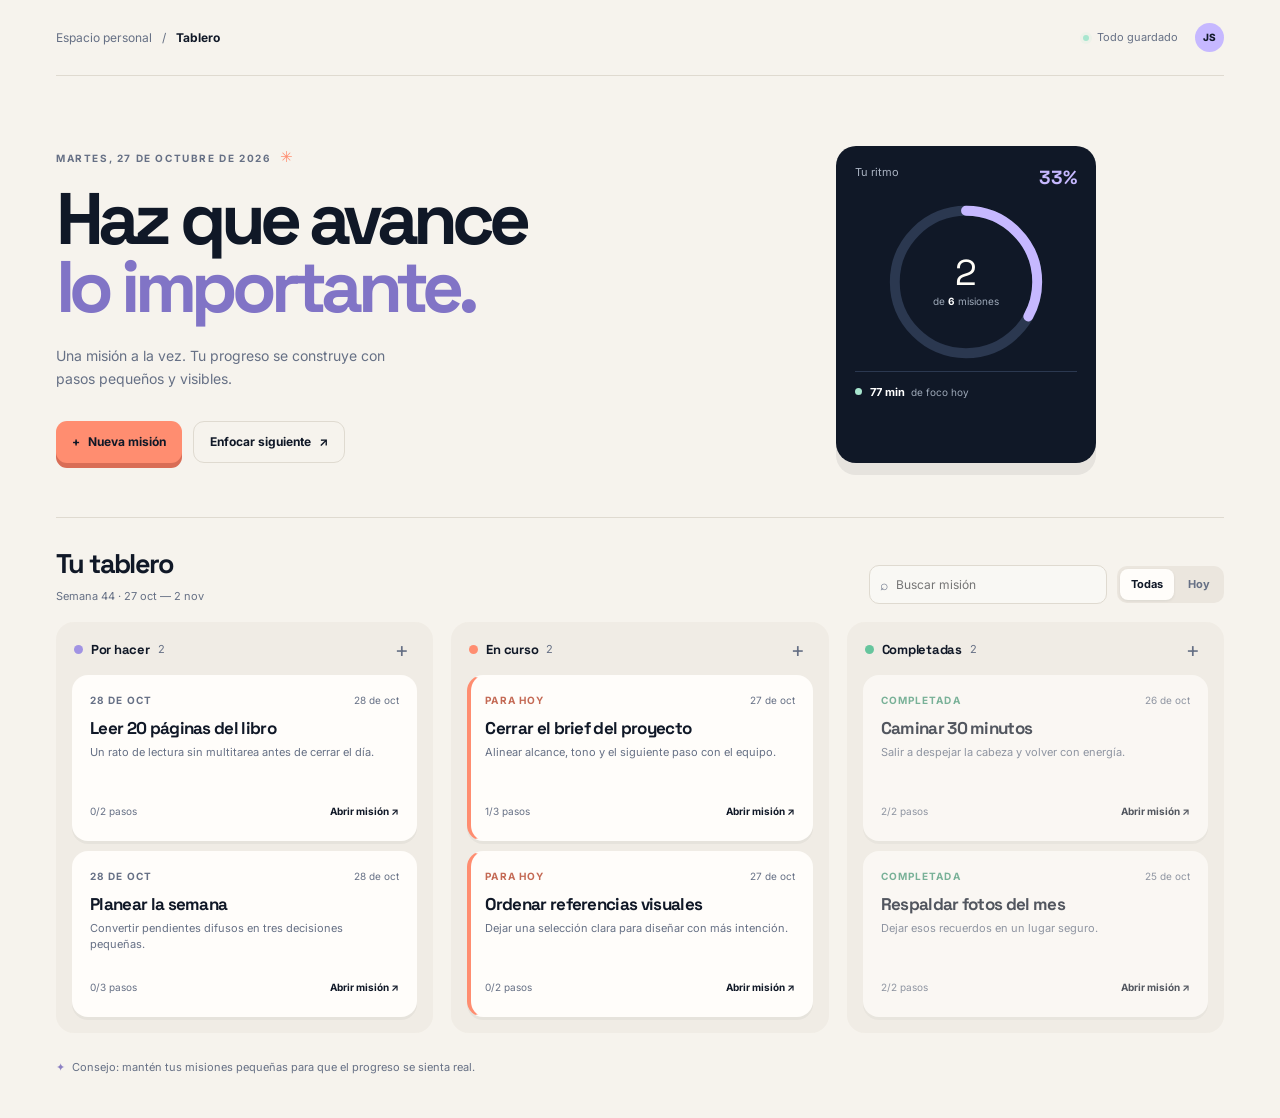
<file: index.html>
<!doctype html>
<html lang="es">
  <head>
    <meta charset="UTF-8" />
    <meta name="viewport" content="width=device-width, initial-scale=1.0" />
    <meta name="theme-color" content="#101827" />
    <title>Mission Control — Tus misiones</title>
    <link rel="preconnect" href="https://fonts.googleapis.com" />
    <link rel="preconnect" href="https://fonts.gstatic.com" crossorigin />
    <link href="https://fonts.googleapis.com/css2?family=Inter:wght@400;500;600;700&family=Space+Grotesk:wght@500;600;700&display=swap" rel="stylesheet" />
    <link rel="stylesheet" href="styles.css" />
    <link rel="stylesheet" href="overrides.css" />
  </head>
  <body>
    <div class="app-shell">
      <aside class="sidebar" aria-label="Navegación principal">
        <div class="brand"><span class="brand-mark" aria-hidden="true">✦</span><span>mission<br /><strong>control</strong></span></div>
        <nav class="nav-list">
          <a class="nav-item active" href="#tablero" aria-current="page"><span aria-hidden="true">◈</span> Tablero</a>
          <a class="nav-item" href="#archivo"><span aria-hidden="true">□</span> Archivo <span class="nav-count">3</span></a>
        </nav>
        <div class="sidebar-note"><span class="status-dot"></span><div><strong>Datos locales</strong><small>Guardado en este dispositivo</small></div></div>
        <div class="sidebar-footer"><span class="avatar">MG</span><div><strong>María Gómez</strong><small>Espacio personal</small></div><button class="icon-button" type="button" data-action="open-options" aria-label="Más opciones">•••</button></div>
      </aside>

      <main class="main-content" id="tablero">
        <header class="topbar">
          <div class="breadcrumb"><span>Espacio personal</span><span aria-hidden="true">/</span><strong>Tablero</strong></div>
          <div class="top-actions"><span class="save-state" id="saveState"><span class="status-dot"></span> Todo guardado</span><button class="avatar small" type="button" data-action="open-profile" aria-label="Abrir perfil">JS</button></div>
        </header>

        <section class="hero" aria-labelledby="page-title">
          <div class="hero-copy"><p class="eyebrow">martes, 27 de octubre de 2026 <span class="sun">✳</span></p><h1 id="page-title">Haz que avance<br /><em>lo importante.</em></h1><p class="hero-subtitle">Una misión a la vez. Tu progreso se construye con pasos pequeños y visibles.</p><div class="hero-actions"><button class="button primary" id="newMissionButton" type="button"><span aria-hidden="true">+</span> Nueva misión</button><button class="button ghost" id="focusNextButton" type="button">Enfocar siguiente <span aria-hidden="true">↗</span></button></div></div>
          <div class="orbit-card" aria-label="Resumen de progreso"><div class="orbit-label"><span>Tu ritmo</span><strong id="progressLabel">67%</strong></div><div class="orbit-wrap"><svg class="orbit" viewBox="0 0 180 180" aria-hidden="true"><circle class="orbit-track" cx="90" cy="90" r="72"></circle><circle class="orbit-progress" id="progressCircle" cx="90" cy="90" r="72"></circle></svg><div class="orbit-center"><span id="completedCount">4</span><small>de <b id="totalCount">6</b> misiones</small></div></div><div class="orbit-foot"><span class="legend-dot mint"></span><span><strong id="todayMinutes">42 min</strong> de foco hoy</span></div></div>
        </section>

        <section class="board-toolbar" aria-label="Controles del tablero"><div><h2>Tu tablero</h2><span class="board-date">Semana 44 <span aria-hidden="true">·</span> 27 oct — 2 nov</span></div><div class="toolbar-actions"><label class="search-field"><span aria-hidden="true">⌕</span><input id="searchInput" type="search" placeholder="Buscar misión" aria-label="Buscar misión" /><button id="clearSearch" class="clear-search" data-action="clear-search" type="button" aria-label="Limpiar búsqueda">×</button></label><div class="filter-group" role="group" aria-label="Filtrar misiones"><button class="filter-button active" data-action="filter" data-filter="all" type="button">Todas</button><button class="filter-button" data-action="filter" data-filter="today" type="button">Hoy</button></div></div></section>

        <section class="board" aria-label="Misiones por estado"><div class="column" data-status="todo"><div class="column-heading"><span class="column-marker lavender"></span><h3>Por hacer</h3><span class="column-count" id="todoCount">2</span><button class="column-add" type="button" data-add-status="todo" aria-label="Añadir misión por hacer">+</button></div><div class="card-list" id="todoList"></div></div><div class="column" data-status="doing"><div class="column-heading"><span class="column-marker coral"></span><h3>En curso</h3><span class="column-count" id="doingCount">2</span><button class="column-add" type="button" data-add-status="doing" aria-label="Añadir misión en curso">+</button></div><div class="card-list" id="doingList"></div></div><div class="column" data-status="done"><div class="column-heading"><span class="column-marker mint"></span><h3>Completadas</h3><span class="column-count" id="doneCount">2</span><button class="column-add" type="button" data-add-status="done" aria-label="Añadir misión completada">+</button></div><div class="card-list" id="doneList"></div></div></section>
        <p class="board-hint"><span aria-hidden="true">✦</span> Consejo: mantén tus misiones pequeñas para que el progreso se sienta real.</p>
      </main>
    </div>

    <dialog class="mission-dialog" id="missionDialog" aria-labelledby="dialogTitle"><form id="missionForm" novalidate><div class="dialog-header"><div><span class="dialog-kicker" id="dialogKicker">NUEVA MISIÓN</span><h2 id="dialogTitle">¿Qué quieres mover hoy?</h2></div><button class="dialog-close icon-button" id="closeDialog" type="button" aria-label="Cerrar ventana">×</button></div><div class="dialog-body"><input id="missionId" type="hidden" /><div class="field"><label for="missionTitle">Nombre de la misión <span aria-hidden="true">*</span></label><input id="missionTitle" name="title" type="text" maxlength="80" placeholder="Ej. Preparar la presentación" aria-describedby="titleError" /><p class="field-error" id="titleError" role="alert"></p></div><div class="field"><label for="missionDescription">¿Por qué importa?</label><textarea id="missionDescription" name="description" rows="3" maxlength="180" placeholder="Una frase para recordar el propósito..."></textarea></div><div class="field-row"><div class="field"><label for="missionStatus">Estado</label><select id="missionStatus" name="status"><option value="todo">Por hacer</option><option value="doing">En curso</option><option value="done">Completada</option></select></div><div class="field"><label for="missionDate">Fecha</label><input id="missionDate" name="date" type="date" /></div></div><div class="timer-panel" id="timerPanel"><div class="timer-copy"><span class="dialog-kicker">TIEMPO DE FOCO</span><strong id="timerValue">00:00:00</strong><small id="timerStatus">Listo cuando tú estés.</small></div><button class="button timer-button" id="timerButton" type="button"><span aria-hidden="true">▶</span> Iniciar</button></div><div class="steps-panel"><div class="steps-heading"><div><span class="dialog-kicker">PASOS SUGERIDOS</span><strong>Hazlo más pequeño</strong></div><button class="text-button" id="addStepButton" type="button">+ Añadir paso</button></div><div class="steps-list" id="stepsList"></div></div></div><div class="dialog-footer"><button class="button danger-text" id="deleteMissionButton" type="button">Eliminar misión</button><div><button class="button ghost" id="cancelDialog" type="button">Cancelar</button><button class="button primary" id="saveMissionButton" type="submit">Guardar misión</button></div></div></form></dialog>
    <div class="toast" id="toast" role="status" aria-live="polite"></div>
    <script src="app.js"></script>
  </body>
</html>
</file>
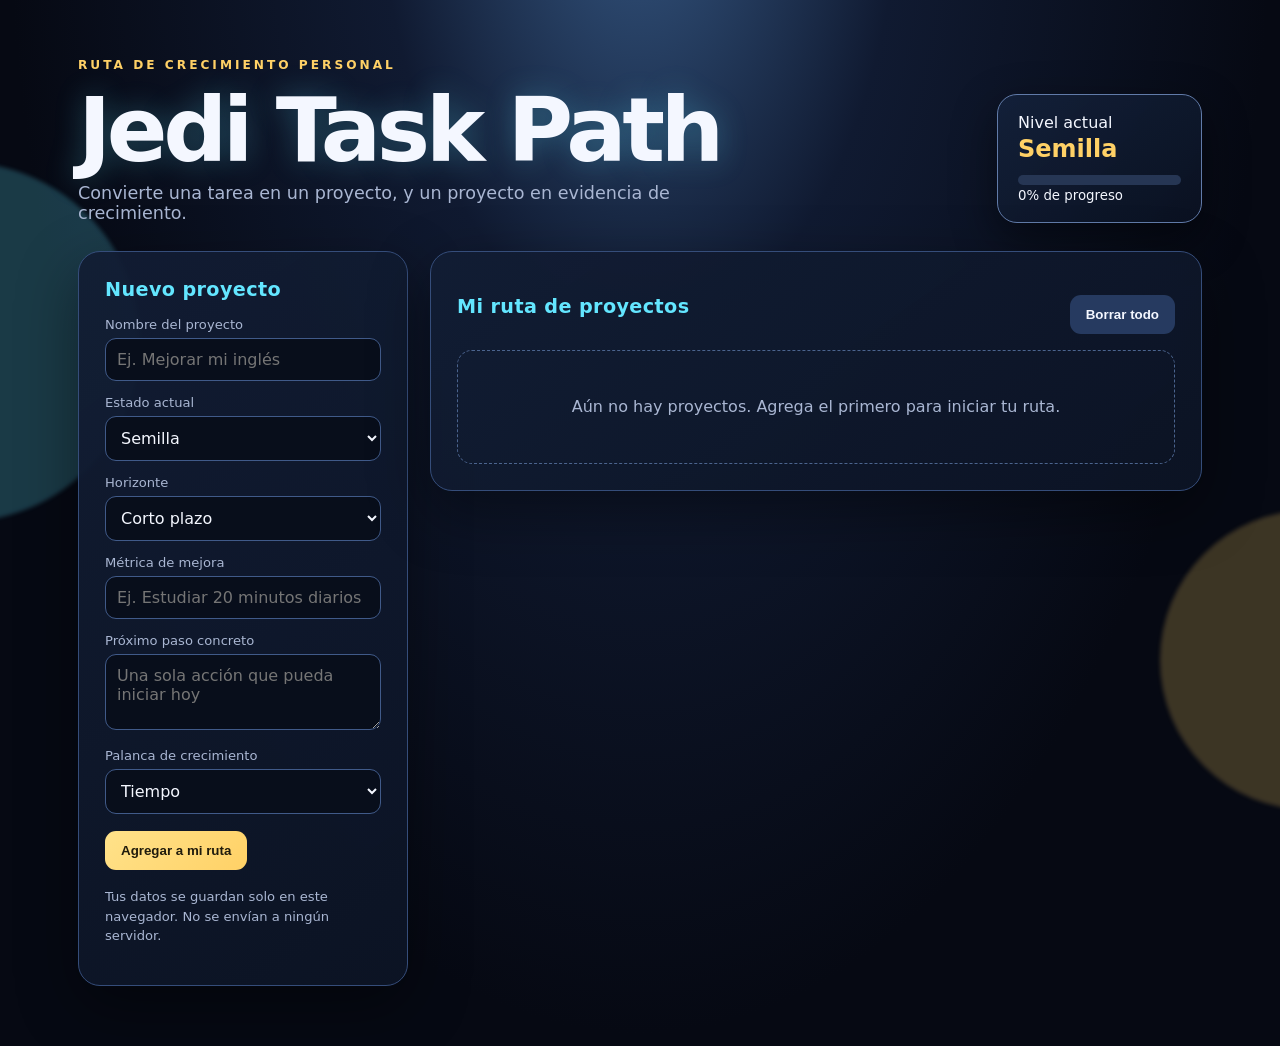
<file: jedi-task-path.html>
<!doctype html>
<html lang="es">
<head>
  <meta charset="utf-8">
  <meta name="viewport" content="width=device-width, initial-scale=1">
  <title>Jedi Task Path</title>
  <style>
    :root{--bg:#060913;--panel:#10182b;--panel2:#172442;--gold:#ffd166;--cyan:#63e6ff;--text:#f4f7ff;--muted:#a9b6d2;--danger:#ff7894;--ok:#7ff0ad;--line:#354d7a}
    *{box-sizing:border-box}html{scroll-behavior:smooth}body{margin:0;background:radial-gradient(ellipse at 50% -15%,#365985 0,#101a31 29%,#060913 70%);color:var(--text);font:16px system-ui,Segoe UI,sans-serif;min-height:100vh;overflow-x:hidden}body:before,body:after{content:"";position:fixed;z-index:-1;border-radius:50%;filter:blur(2px);opacity:.22;pointer-events:none}body:before{width:360px;height:360px;background:var(--cyan);top:18%;left:-220px;animation:drift 13s ease-in-out infinite alternate}body:after{width:300px;height:300px;background:var(--gold);right:-180px;bottom:10%;animation:drift 16s ease-in-out infinite alternate-reverse}
    @keyframes drift{to{transform:translate(90px,-50px) scale(1.18)}}@keyframes rise{from{opacity:0;transform:translateY(22px)}to{opacity:1;transform:none}}@keyframes pulse{50%{box-shadow:0 0 0 8px #63e6ff00,0 0 28px #63e6ff55}}
    .wrap{max-width:1160px;margin:auto;padding:clamp(22px,5vw,58px) 18px 60px}.hero{display:flex;justify-content:space-between;gap:28px;align-items:end;margin-bottom:28px;animation:rise .7s ease both}.eyebrow{color:var(--gold);letter-spacing:3px;text-transform:uppercase;font-size:.76rem;font-weight:700}.hero h1{font-size:clamp(2.5rem,8vw,5.6rem);margin:.18em 0 .12em;line-height:.94;letter-spacing:-.05em;text-shadow:0 0 30px #63e6ff44}.hero p{color:var(--muted);margin:0;max-width:650px;font-size:clamp(.95rem,2vw,1.1rem)}.level{border:1px solid #617ba9;border-radius:20px;padding:18px 20px;background:linear-gradient(145deg,#14223cdd,#0b1222ee);min-width:205px;box-shadow:0 16px 45px #0007;animation:pulse 4s ease-in-out infinite}.level strong{display:block;color:var(--gold);font-size:1.5rem;margin-top:3px}.bar{height:10px;background:#263654;border-radius:99px;margin-top:12px;overflow:hidden}.bar span{display:block;height:100%;background:linear-gradient(90deg,var(--cyan),var(--gold));width:0%;transition:width .6s cubic-bezier(.2,.8,.2,1);box-shadow:0 0 15px var(--cyan)}
    .grid{display:grid;grid-template-columns:minmax(270px,330px) 1fr;gap:22px;align-items:start}.panel{background:linear-gradient(145deg,#121d34f2,#0c1425f5);border:1px solid var(--line);border-radius:22px;padding:clamp(18px,3vw,26px);box-shadow:0 20px 60px #0006;animation:rise .7s ease .12s both}.panel:nth-child(2){animation-delay:.22s}.panel h2{margin-top:0;font-size:1.2rem;color:var(--cyan);letter-spacing:.02em}label{display:block;color:var(--muted);font-size:.82rem;margin:14px 0 6px}input,select,textarea{width:100%;background:#080e1b;color:var(--text);border:1px solid #405a89;border-radius:11px;padding:11px;font:inherit;transition:border-color .2s,box-shadow .2s,transform .2s}input:focus,select:focus,textarea:focus{outline:none;border-color:var(--cyan);box-shadow:0 0 0 3px #63e6ff22;transform:translateY(-1px)}textarea{min-height:76px;resize:vertical}.btn{border:0;border-radius:11px;padding:12px 16px;font-weight:800;cursor:pointer;background:linear-gradient(135deg,#ffe28a,var(--gold));color:#201b0c;margin-top:17px;transition:transform .2s,filter .2s,box-shadow .2s}.btn:hover{filter:brightness(1.08);transform:translateY(-2px);box-shadow:0 8px 20px #ffd16633}.btn.secondary{background:#263a60;color:var(--text)}.btn.danger{background:transparent;color:var(--danger);border:1px solid #874159;margin:0;padding:8px 11px;box-shadow:none}.toolbar{display:flex;justify-content:space-between;align-items:center;gap:10px;margin-bottom:16px}.toolbar h2{margin:0}.cards{display:grid;gap:14px}.card{background:linear-gradient(135deg,#1b2b4b,#14203a);border:1px solid #3d5886;border-left:5px solid var(--cyan);border-radius:16px;padding:17px;box-shadow:0 8px 22px #0003;animation:rise .35s ease both;transition:transform .2s,box-shadow .2s}.card:hover{transform:translateY(-3px);box-shadow:0 12px 28px #0006}.card.growth{border-left-color:var(--gold)}.card.mature{border-left-color:var(--ok)}.cardhead{display:flex;justify-content:space-between;gap:10px}.card h3{margin:0 0 7px;font-size:1.12rem}.tag{font-size:.72rem;border:1px solid #647da8;border-radius:99px;padding:4px 9px;color:var(--gold);white-space:nowrap}.meta{color:var(--muted);font-size:.86rem;margin:9px 0 12px}.card p{margin:7px 0;color:#dbe5fa;line-height:1.4}.card small{color:var(--muted)}.empty{color:var(--muted);text-align:center;padding:44px 16px;border:1px dashed #4b648e;border-radius:15px;line-height:1.5}.actions{display:flex;justify-content:space-between;gap:8px;align-items:center;margin-top:15px}.actions select{width:auto;padding:8px;font-size:.85rem}.note{color:var(--muted);font-size:.82rem;line-height:1.5;margin-top:17px}@media(max-width:760px){.wrap{padding-top:28px}.hero{display:block}.level{margin-top:22px}.grid{grid-template-columns:1fr}.panel{border-radius:18px}.toolbar{align-items:flex-start}.toolbar .btn{margin-top:0}.hero h1{font-size:clamp(2.65rem,15vw,4.4rem)}}@media(max-width:420px){.wrap{padding-left:12px;padding-right:12px}.panel{padding:16px}.actions{align-items:stretch;flex-direction:column}.actions select,.actions .btn{width:100%}.toolbar{flex-direction:column}.toolbar .btn{width:100%}}@media(prefers-reduced-motion:reduce){*,*:before,*:after{animation-duration:.01ms!important;animation-iteration-count:1!important;transition-duration:.01ms!important;scroll-behavior:auto!important}}
  </style>
</head>
<body>
  <main class="wrap">
    <section class="hero"><div><div class="eyebrow">Ruta de crecimiento personal</div><h1>Jedi Task Path</h1><p>Convierte una tarea en un proyecto, y un proyecto en evidencia de crecimiento.</p></div><div class="level"><span>Nivel actual</span><strong id="level">Semilla</strong><div class="bar"><span id="progress"></span></div><small id="score">0% de progreso</small></div></section>
    <section class="grid">
      <form class="panel" id="form"><h2>Nuevo proyecto</h2>
        <label for="name">Nombre del proyecto</label><input id="name" required placeholder="Ej. Mejorar mi inglés">
        <label for="state">Estado actual</label><select id="state"><option value="seed">Semilla</option><option value="growth">En crecimiento</option><option value="mature">Maduro</option></select>
        <label for="horizon">Horizonte</label><select id="horizon"><option>Corto plazo</option><option>Medio plazo</option><option>Largo plazo</option></select>
        <label for="metric">Métrica de mejora</label><input id="metric" required placeholder="Ej. Estudiar 20 minutos diarios">
        <label for="next">Próximo paso concreto</label><textarea id="next" required placeholder="Una sola acción que pueda iniciar hoy"></textarea>
        <label for="lever">Palanca de crecimiento</label><select id="lever"><option>Tiempo</option><option>Dinero</option><option>Personas</option><option>Herramientas</option></select>
        <button class="btn" type="submit">Agregar a mi ruta</button><p class="note">Tus datos se guardan solo en este navegador. No se envían a ningún servidor.</p>
      </form>
      <section class="panel"><div class="toolbar"><h2>Mi ruta de proyectos</h2><button class="btn secondary" id="clear" type="button">Borrar todo</button></div><div id="cards" class="cards"></div></section>
    </section>
  </main>
  <script>
    const key='jedi-task-path-v1'; let items=JSON.parse(localStorage.getItem(key)||'[]');
    const $=id=>document.getElementById(id); const labels={seed:'Semilla',growth:'En crecimiento',mature:'Maduro'};
    function save(){localStorage.setItem(key,JSON.stringify(items)); render()}
    function render(){const cards=$('cards'); cards.innerHTML=''; if(!items.length){cards.innerHTML='<div class="empty">Aún no hay proyectos. Agrega el primero para iniciar tu ruta.</div>'} items.forEach((x,i)=>{const el=document.createElement('article');el.className='card '+x.state;el.innerHTML=`<div class="cardhead"><div><h3>${esc(x.name)}</h3><span class="tag">${labels[x.state]}</span></div></div><div class="meta">${esc(x.horizon)} · Palanca: ${esc(x.lever)}</div><p><b>Métrica:</b> ${esc(x.metric)}</p><p><b>Próximo paso:</b> ${esc(x.next)}</p><div class="actions"><select aria-label="Cambiar estado" data-i="${i}"><option value="seed" ${x.state==='seed'?'selected':''}>Semilla</option><option value="growth" ${x.state==='growth'?'selected':''}>En crecimiento</option><option value="mature" ${x.state==='mature'?'selected':''}>Maduro</option></select><button class="btn danger" data-del="${i}">Eliminar</button></div>`;cards.appendChild(el)}); const done=items.filter(x=>x.state==='mature').length; const pct=items.length?Math.round(done/items.length*100):0; $('progress').style.width=pct+'%'; $('score').textContent=pct+'% de progreso'; $('level').textContent=pct>=80?'Darth Vader':pct>=40?'Anakin en crecimiento':'Semilla';}
    function esc(s){return String(s).replace(/[&<>"']/g,c=>({'&':'&amp;','<':'&lt;','>':'&gt;','"':'&quot;',"'":'&#39;'}[c]))}
    $('form').addEventListener('submit',e=>{e.preventDefault();items.push({name:$('name').value.trim(),state:$('state').value,horizon:$('horizon').value,metric:$('metric').value.trim(),next:$('next').value.trim(),lever:$('lever').value});e.target.reset();save()});
    $('cards').addEventListener('change',e=>{if(e.target.dataset.i!==undefined){items[e.target.dataset.i].state=e.target.value;save()}}); $('cards').addEventListener('click',e=>{if(e.target.dataset.del!==undefined){items.splice(e.target.dataset.del,1);save()}}); $('clear').addEventListener('click',()=>{if(confirm('¿Borrar todos los proyectos?')){items=[];save()}}); render();
  </script>
</body></html>
</file>
<file: styles.css>
:root{--ink:#101827;--ink-2:#172338;--paper:#f6f3ed;--surface:#fffdfa;--lavender:#c6b8ff;--coral:#ff8d70;--mint:#a8e6cf;--yellow:#f4d06f;--muted:#667085;--line:#dfdad0;--shadow:0 24px 70px rgba(16,24,39,.16);--radius:20px;--font-sans:Inter,ui-sans-serif,system-ui,sans-serif;--font-display:"Space Grotesk",Inter,ui-sans-serif,system-ui,sans-serif}*{box-sizing:border-box}html{scroll-behavior:smooth;scrollbar-color:#9c94c5 #eeeae2;scrollbar-width:thin}body{margin:0;background:var(--paper);color:var(--ink);font-family:var(--font-sans);font-size:14px;line-height:1.5}button,input,textarea,select{font:inherit}button{cursor:pointer}button:focus-visible,a:focus-visible,input:focus-visible,textarea:focus-visible,select:focus-visible{outline:3px solid var(--lavender);outline-offset:3px}.app-shell{display:grid;grid-template-columns:224px minmax(0,1fr);min-height:100vh}.sidebar{background:var(--ink);color:#f9f8f3;display:flex;flex-direction:column;padding:30px 18px 20px;min-height:100vh}.brand{display:flex;align-items:center;gap:10px;font-family:var(--font-display);font-size:13px;line-height:1.02;letter-spacing:-.03em;margin:0 10px 60px}.brand strong{font-size:17px}.brand-mark{display:grid;place-items:center;width:29px;height:29px;border-radius:9px;background:var(--coral);color:var(--ink);font-size:16px}.nav-list{display:grid;gap:8px}.nav-item{display:flex;align-items:center;gap:12px;color:#aab3c2;text-decoration:none;padding:12px 13px;border-radius:11px;font-weight:600}.nav-item span:first-child{font-size:18px}.nav-item.active,.nav-item:hover{background:#202d43;color:#fff}.nav-count{margin-left:auto;background:#35445b;padding:2px 7px;border-radius:20px;font-size:11px}.sidebar-note{display:flex;gap:10px;align-items:flex-start;border-top:1px solid #2b3850;margin-top:auto;padding:17px 10px 22px;color:#e8e6df}.sidebar-note small,.sidebar-footer small{display:block;color:#8591a5;font-size:11px;margin-top:2px}.status-dot{display:inline-block;width:7px;height:7px;background:var(--mint);border-radius:50%;margin-top:6px;box-shadow:0 0 0 3px rgba(168,230,207,.12)}.sidebar-footer{display:flex;gap:9px;align-items:center;border-top:1px solid #2b3850;padding:19px 4px 0;font-size:12px}.sidebar-footer .icon-button{margin-left:auto}.avatar{display:grid;place-items:center;width:32px;height:32px;border-radius:50%;background:var(--lavender);color:var(--ink);font-size:10px;font-weight:800}.avatar.small{width:29px;height:29px;border:0}.icon-button{display:grid;place-items:center;background:transparent;border:0;color:inherit;width:30px;height:30px;border-radius:8px;font-weight:700;letter-spacing:1px}.icon-button:hover{background:rgba(255,255,255,.1)}.main-content{max-width:1440px;width:100%;margin:auto;padding:0 56px 42px}.topbar{height:76px;border-bottom:1px solid var(--line);display:flex;align-items:center;justify-content:space-between}.breadcrumb{display:flex;gap:10px;color:var(--muted);font-size:12px}.breadcrumb strong{color:var(--ink)}.top-actions{display:flex;align-items:center;gap:17px}.save-state{display:flex;align-items:center;gap:8px;color:var(--muted);font-size:11px}.save-state .status-dot{margin:0;width:6px;height:6px}.top-actions>.icon-button{color:var(--muted);border:1px solid var(--line);font-size:13px}.hero{display:grid;grid-template-columns:1fr 260px;gap:50px;padding:70px 0 54px;max-width:1040px}.eyebrow,.dialog-kicker{font-size:10px;letter-spacing:.16em;text-transform:uppercase;color:var(--muted);font-weight:700}.sun{color:var(--coral);font-size:15px;margin-left:5px}h1,h2,h3,p{margin:0}h1{font-family:var(--font-display);font-size:clamp(46px,5.7vw,82px);line-height:.94;letter-spacing:-.08em;margin:16px 0 22px;max-width:690px}h1 em{font-style:normal;color:#8174c6}.hero-subtitle{color:var(--muted);max-width:370px;line-height:1.7}.hero-actions{display:flex;gap:11px;align-items:center;margin-top:30px}.button{border:0;border-radius:11px;min-height:42px;padding:0 16px;display:inline-flex;align-items:center;justify-content:center;gap:8px;font-weight:700;font-size:12px;transition:transform .18s ease,background .18s ease,box-shadow .18s ease}.button:hover{transform:translateY(-1px)}.button:active{transform:translateY(0)}.button.primary{background:var(--coral);color:var(--ink);box-shadow:0 5px 0 #d96d56}.button.primary:hover{background:#ff9e83}.button.ghost{background:transparent;color:var(--ink);border:1px solid var(--line)}.button.ghost:hover{background:#fffdf9;border-color:#c4bdaf}.orbit-card{background:var(--ink);color:#fffdf7;border-radius:var(--radius);padding:18px 19px 16px;min-height:260px;box-shadow:0 12px 0 rgba(16,24,39,.07)}.orbit-label{display:flex;justify-content:space-between;color:#aab3c2;font-size:11px}.orbit-label strong{color:var(--lavender);font-family:var(--font-display);font-size:19px}.orbit-wrap{height:178px;position:relative;display:grid;place-items:center}.orbit{width:178px;height:178px;transform:rotate(-90deg)}.orbit circle{fill:none;stroke-width:10}.orbit-track{stroke:#2b3850}.orbit-progress{stroke:var(--lavender);stroke-linecap:round;stroke-dasharray:452.39;transition:stroke-dashoffset .45s ease}.orbit-center{position:absolute;display:flex;flex-direction:column;align-items:center}.orbit-center span{font-family:var(--font-display);font-size:36px;line-height:1}.orbit-center small{color:#9da8b8;font-size:10px;margin-top:3px}.orbit-center b{color:#fff}.orbit-foot{border-top:1px solid #2b3850;padding-top:12px;display:flex;align-items:center;gap:8px;font-size:10px;color:#9da8b8}.orbit-foot strong{color:#fff;font-size:11px;margin-right:3px}.legend-dot{width:7px;height:7px;border-radius:50%;display:inline-block}.legend-dot.mint{background:var(--mint)}.board-toolbar{border-top:1px solid var(--line);padding:26px 0 18px;display:flex;justify-content:space-between;align-items:flex-end;gap:20px}.board-toolbar h2{font-family:var(--font-display);font-size:27px;letter-spacing:-.06em}.board-date{display:block;color:var(--muted);font-size:11px;margin-top:3px}.toolbar-actions{display:flex;align-items:center;gap:10px}.search-field{height:39px;border:1px solid var(--line);border-radius:10px;background:rgba(255,255,255,.35);display:flex;align-items:center;padding:0 10px;color:var(--muted);min-width:220px}.search-field input{border:0;outline:0;background:transparent;width:100%;padding:0 8px;font-size:12px;color:var(--ink)}.clear-search{border:0;background:transparent;color:var(--muted);font-size:17px;display:none}.clear-search.visible{display:block}.filter-group{display:flex;gap:3px;background:#ebe6de;border-radius:10px;padding:3px}.filter-button{border:0;background:transparent;color:var(--muted);border-radius:8px;padding:7px 11px;font-size:11px;font-weight:700}.filter-button.active{background:var(--surface);color:var(--ink);box-shadow:0 1px 3px rgba(16,24,39,.08)}.board{display:grid;grid-template-columns:repeat(3,minmax(0,1fr));gap:18px;align-items:start}.column{background:rgba(232,227,218,.45);border-radius:18px;padding:16px;min-height:280px}.column-heading{display:flex;align-items:center;gap:8px;margin:0 2px 14px}.column-marker{width:9px;height:9px;border-radius:50%}.column-marker.lavender{background:#a193e3}.column-marker.coral{background:var(--coral)}.column-marker.mint{background:#66c59d}.column h3{font-family:var(--font-display);font-size:13px;letter-spacing:-.02em}.column-count{color:var(--muted);font-size:11px}.column-add{border:0;background:transparent;color:var(--muted);font-size:21px;line-height:1;margin-left:auto}.card-list{display:grid;gap:10px}.mission-card{background:var(--surface);border:1px solid transparent;border-radius:16px;padding:17px;min-height:166px;display:flex;flex-direction:column;box-shadow:0 3px 0 rgba(16,24,39,.045);transition:transform .18s ease,border-color .18s ease,box-shadow .18s ease}.mission-card:hover{transform:translateY(-2px);border-color:#d8d1c7;box-shadow:0 8px 20px rgba(16,24,39,.08)}.mission-card.is-doing{border-left:4px solid var(--coral);padding-left:14px}.mission-card.is-done{opacity:.7}.card-top{display:flex;justify-content:space-between;align-items:center;color:var(--muted);font-size:10px}.card-label{letter-spacing:.11em;text-transform:uppercase;font-weight:700}.card-label.today{color:#c46a55}.card-label.done{color:#489978}.card-title{font-family:var(--font-display);font-size:17px;line-height:1.08;letter-spacing:-.04em;margin:11px 0 7px}.mission-card p{font-size:11px;color:var(--muted);line-height:1.45;display:-webkit-box;-webkit-line-clamp:2;-webkit-box-orient:vertical;overflow:hidden}.card-footer{display:flex;align-items:center;margin-top:auto;padding-top:14px}.step-count{font-size:10px;color:var(--muted)}.card-open{margin-left:auto;border:0;background:transparent;color:var(--ink);font-weight:700;font-size:10px;padding:4px 0}.card-open:hover{color:#7264b3}.empty-state{padding:20px 5px;color:var(--muted);font-size:11px;text-align:center}.empty-state .button{margin-top:10px;min-height:34px;font-size:11px}.board-hint{font-size:11px;color:var(--muted);margin-top:26px}.board-hint span{color:#8c80c3;margin-right:4px}.mission-dialog{border:0;border-radius:26px;padding:0;width:min(590px,calc(100% - 28px));max-height:min(760px,calc(100dvh - 28px));background:var(--surface);color:var(--ink);box-shadow:var(--shadow);overflow:hidden}.mission-dialog::backdrop{background:rgba(16,24,39,.62);backdrop-filter:blur(5px)}.mission-dialog form{display:flex;flex-direction:column;max-height:min(760px,calc(100dvh - 28px))}.dialog-header{display:flex;justify-content:space-between;align-items:flex-start;padding:27px 29px 19px;border-bottom:1px solid var(--line)}.dialog-header h2{font-family:var(--font-display);font-size:25px;letter-spacing:-.06em;margin-top:6px}.dialog-close{color:var(--muted);font-size:23px}.dialog-body{overflow:auto;padding:25px 29px}.field{display:grid;gap:7px;margin-bottom:17px}.field label{font-size:11px;font-weight:700}.field label span{color:#c46a55}.field input,.field textarea,.field select{width:100%;border:1px solid var(--line);border-radius:10px;background:#fbfaf6;color:var(--ink);padding:11px 12px;min-height:42px;outline:0}.field textarea{resize:none;min-height:82px}.field input::placeholder,.field textarea::placeholder{color:#a4a09a}.field input:focus,.field textarea:focus,.field select:focus{border-color:#8f82d2;box-shadow:0 0 0 3px rgba(198,184,255,.28)}.field-row{display:grid;grid-template-columns:1fr 1fr;gap:12px}.field-error{color:#bb4e3d;font-size:11px;min-height:0}.field-error:not(:empty){min-height:16px}.timer-panel{background:var(--ink);color:#fff;border-radius:15px;padding:16px 17px;display:flex;align-items:center;justify-content:space-between;margin:23px 0}.timer-copy{display:grid;gap:3px}.timer-copy .dialog-kicker{color:#9da8b8}.timer-copy strong{font:600 27px/1 var(--font-display);letter-spacing:-.04em}.timer-copy small{color:#9da8b8;font-size:10px}.timer-button{background:var(--lavender);color:var(--ink);min-width:100px}.timer-button:hover{background:#d4caff}.timer-button.is-running{background:var(--coral)}.steps-panel{border-top:1px solid var(--line);padding-top:18px}.steps-heading{display:flex;align-items:flex-end;justify-content:space-between}.steps-heading>div{display:grid;gap:5px}.steps-heading strong{font-family:var(--font-display);font-size:14px}.text-button{border:0;background:transparent;color:#7264b3;font-weight:700;font-size:11px}.steps-list{display:grid;gap:8px;margin-top:13px}.step-item{display:flex;align-items:center;gap:10px;background:#f5f1e9;border-radius:9px;padding:10px 11px;font-size:11px}.step-item input{accent-color:#8c80c3;width:16px;height:16px}.step-item.done span{text-decoration:line-through;color:var(--muted)}.step-item button{margin-left:auto;border:0;background:transparent;color:#aaa;font-size:16px}.dialog-footer{display:flex;justify-content:space-between;align-items:center;padding:17px 29px;background:#fbfaf6;border-top:1px solid var(--line)}.dialog-footer>div{display:flex;gap:8px}.danger-text{color:#b95c4b;background:transparent;padding-left:0;padding-right:0}.danger-text:hover{background:transparent;color:#8e3e31}.toast{position:fixed;z-index:10;right:24px;bottom:24px;background:var(--ink);color:#fff;padding:12px 16px;border-radius:10px;font-size:12px;box-shadow:0 8px 25px rgba(16,24,39,.22);transform:translateY(20px);opacity:0;pointer-events:none;transition:opacity .2s,transform .2s}.toast.show{opacity:1;transform:translateY(0)}
@media(max-width:1000px){.main-content{padding-left:34px;padding-right:34px}.hero{gap:25px}.orbit-card{width:235px}.app-shell{grid-template-columns:195px minmax(0,1fr)}}
@media(max-width:800px){.app-shell{display:block}.sidebar{min-height:0;height:auto;padding:17px 18px;display:grid;grid-template-columns:auto 1fr auto;align-items:center;gap:16px}.brand{margin:0}.nav-list{display:flex;gap:4px;justify-content:center}.nav-item{padding:8px 10px;font-size:12px}.nav-item:not(.active){display:none}.sidebar-note,.sidebar-footer{display:none}.main-content{padding:0 20px 34px}.topbar{height:62px}.save-state{display:none}.hero{grid-template-columns:1fr;padding:48px 0 38px}.orbit-card{width:100%;max-width:350px;min-height:220px;display:grid;grid-template-columns:1fr 1.1fr;grid-template-rows:auto 1fr;gap:0 13px;padding:15px 17px}.orbit-label{grid-column:1/-1}.orbit-wrap{height:155px}.orbit{width:155px;height:155px}.orbit-foot{grid-column:1/-1}.board-toolbar{display:block;padding-top:20px}.toolbar-actions{margin-top:16px;justify-content:space-between}.search-field{flex:1;min-width:0}.board{grid-template-columns:1fr;gap:14px}.column{min-height:0}.card-list{grid-template-columns:repeat(2,minmax(0,1fr))}.board-hint{margin-top:21px}}
@media(max-width:520px){h1{font-size:52px}.hero-actions{flex-wrap:wrap}.hero-actions .button{flex:1}.toolbar-actions{display:grid;grid-template-columns:1fr auto}.filter-group{justify-self:end}.card-list{grid-template-columns:1fr}.mission-dialog{border-radius:22px}.dialog-header,.dialog-body{padding-left:19px;padding-right:19px}.dialog-footer{padding-left:19px;padding-right:19px;align-items:flex-start;gap:12px}.dialog-footer,.dialog-footer>div{flex-wrap:wrap}.dialog-footer>div{justify-content:flex-end;flex:1}.danger-text{font-size:10px}.field-row{grid-template-columns:1fr}.timer-panel{align-items:flex-start;gap:13px;flex-direction:column}.timer-button{width:100%}.toast{right:14px;left:14px;bottom:14px;text-align:center}.sidebar{grid-template-columns:auto 1fr}.nav-list{justify-content:end}.orbit-card{max-width:none}}
@media(prefers-reduced-motion:reduce){*,*::before,*::after{scroll-behavior:auto!important;transition-duration:.01ms!important;animation-duration:.01ms!important}}
</file>
<file: overrides.css>
.app-shell{display:block}.sidebar{display:none}.step-editor{display:flex;gap:8px}.step-editor input{flex:1;min-width:0;border:1px solid var(--line);border-radius:9px;background:#fbfaf6;padding:9px 10px;outline:0;font-size:11px}.step-editor input:focus{border-color:#8f82d2;box-shadow:0 0 0 3px rgba(198,184,255,.28)}.step-editor .button{min-height:36px;font-size:10px;padding:0 11px}.danger-text.is-confirming{color:#fff;background:#b95c4b;border-radius:8px;padding:6px 9px}
</file>
